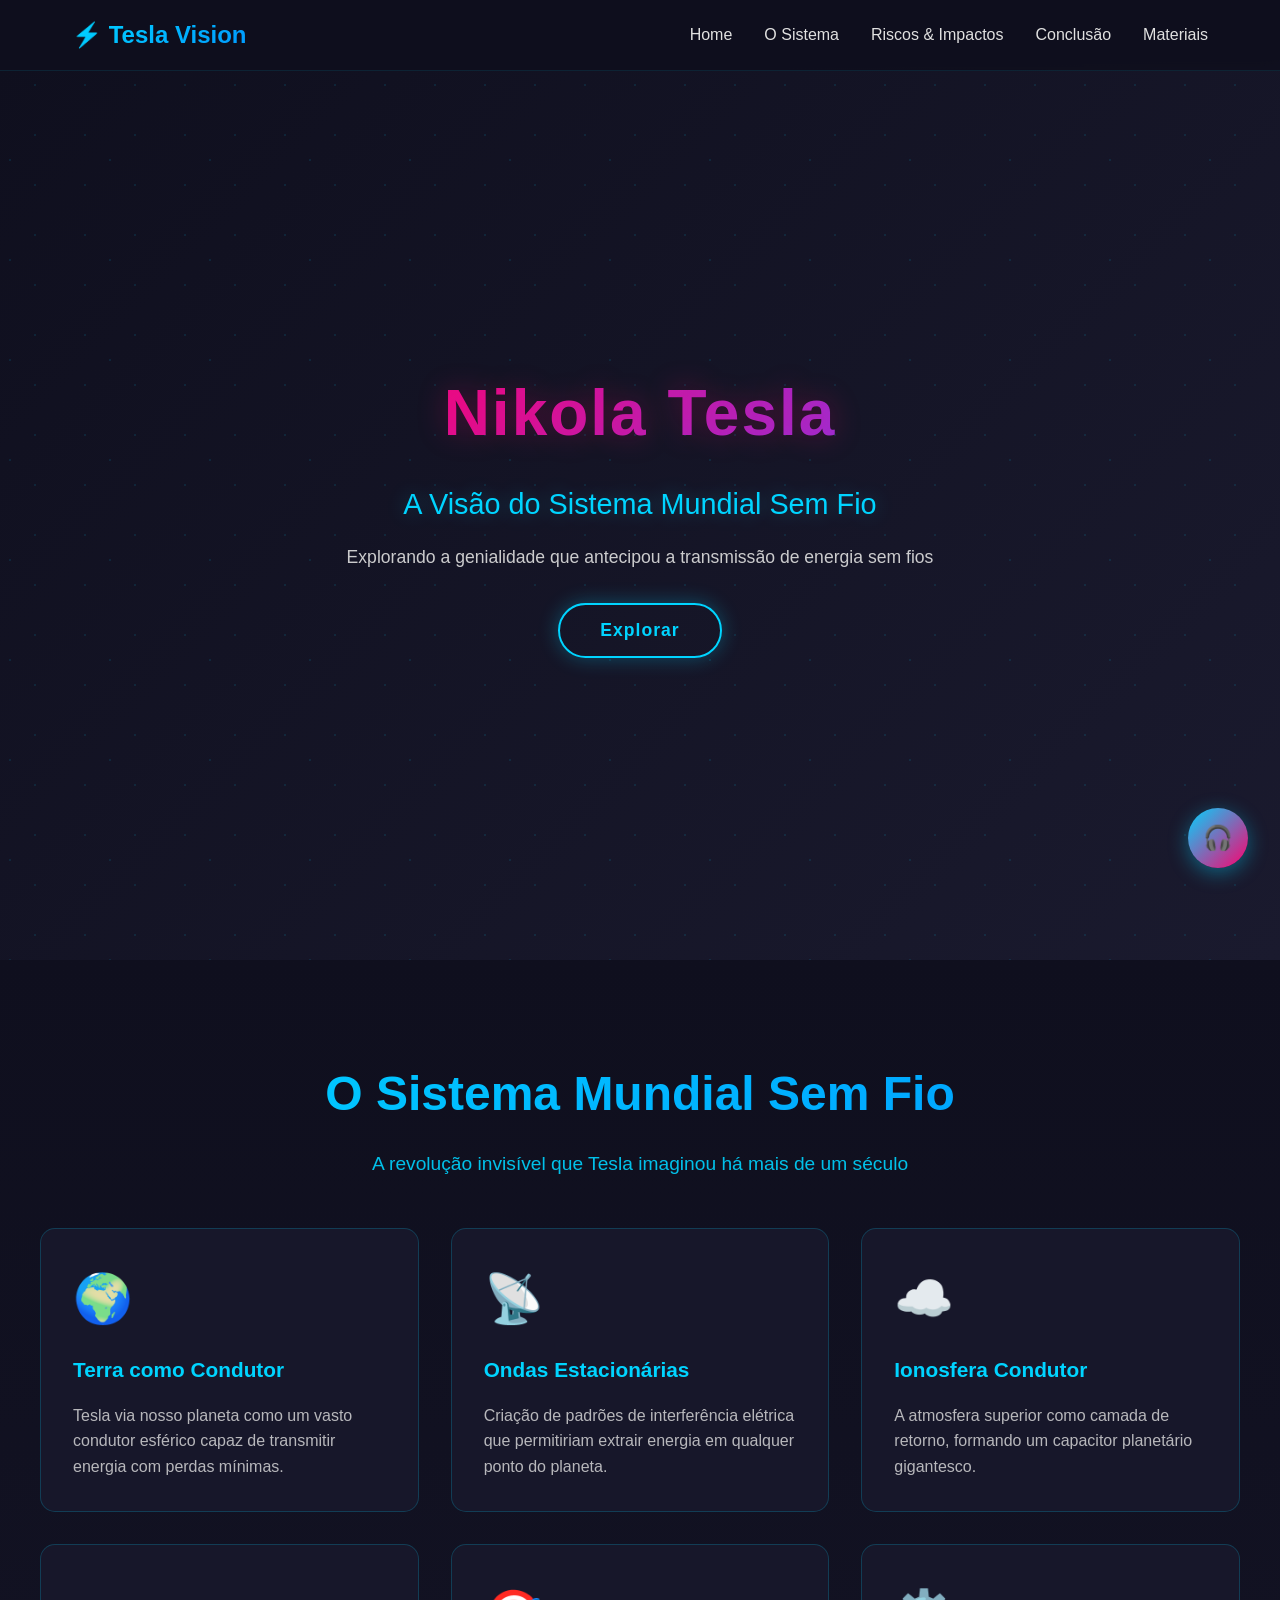
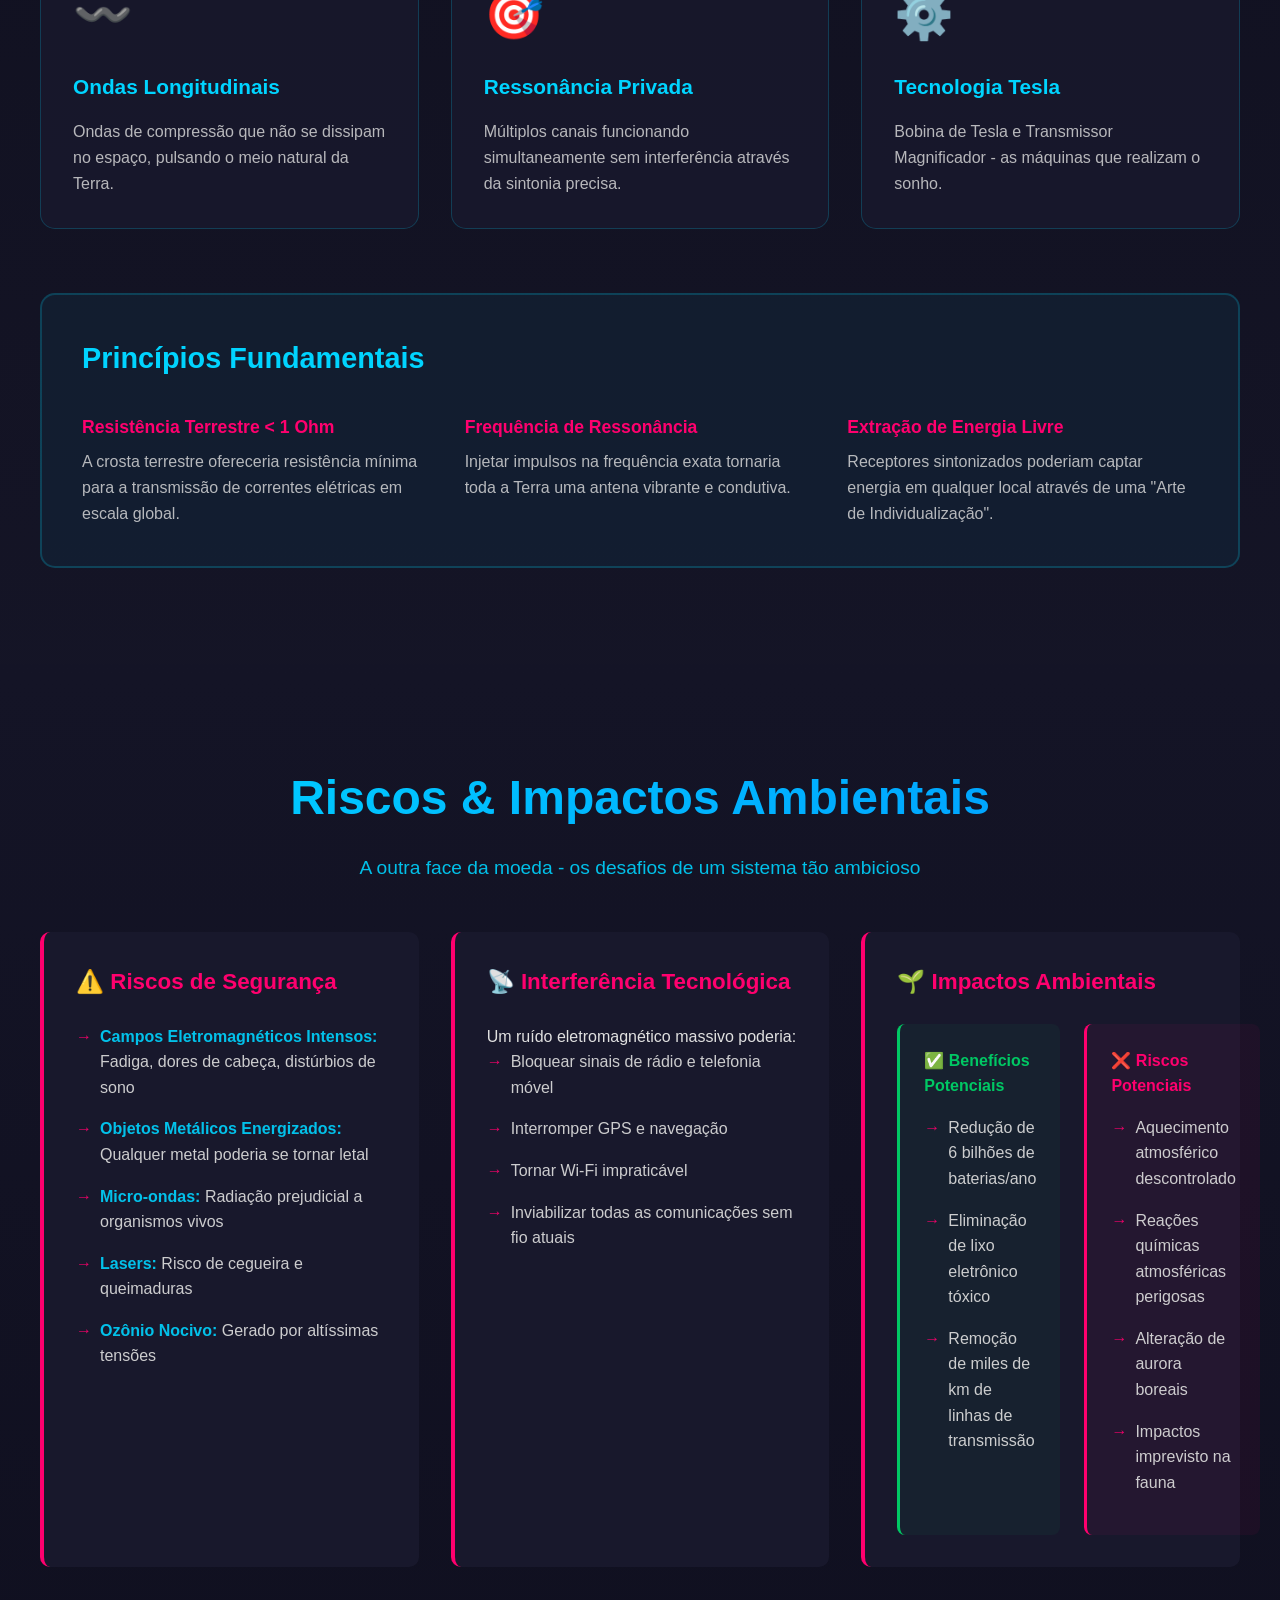
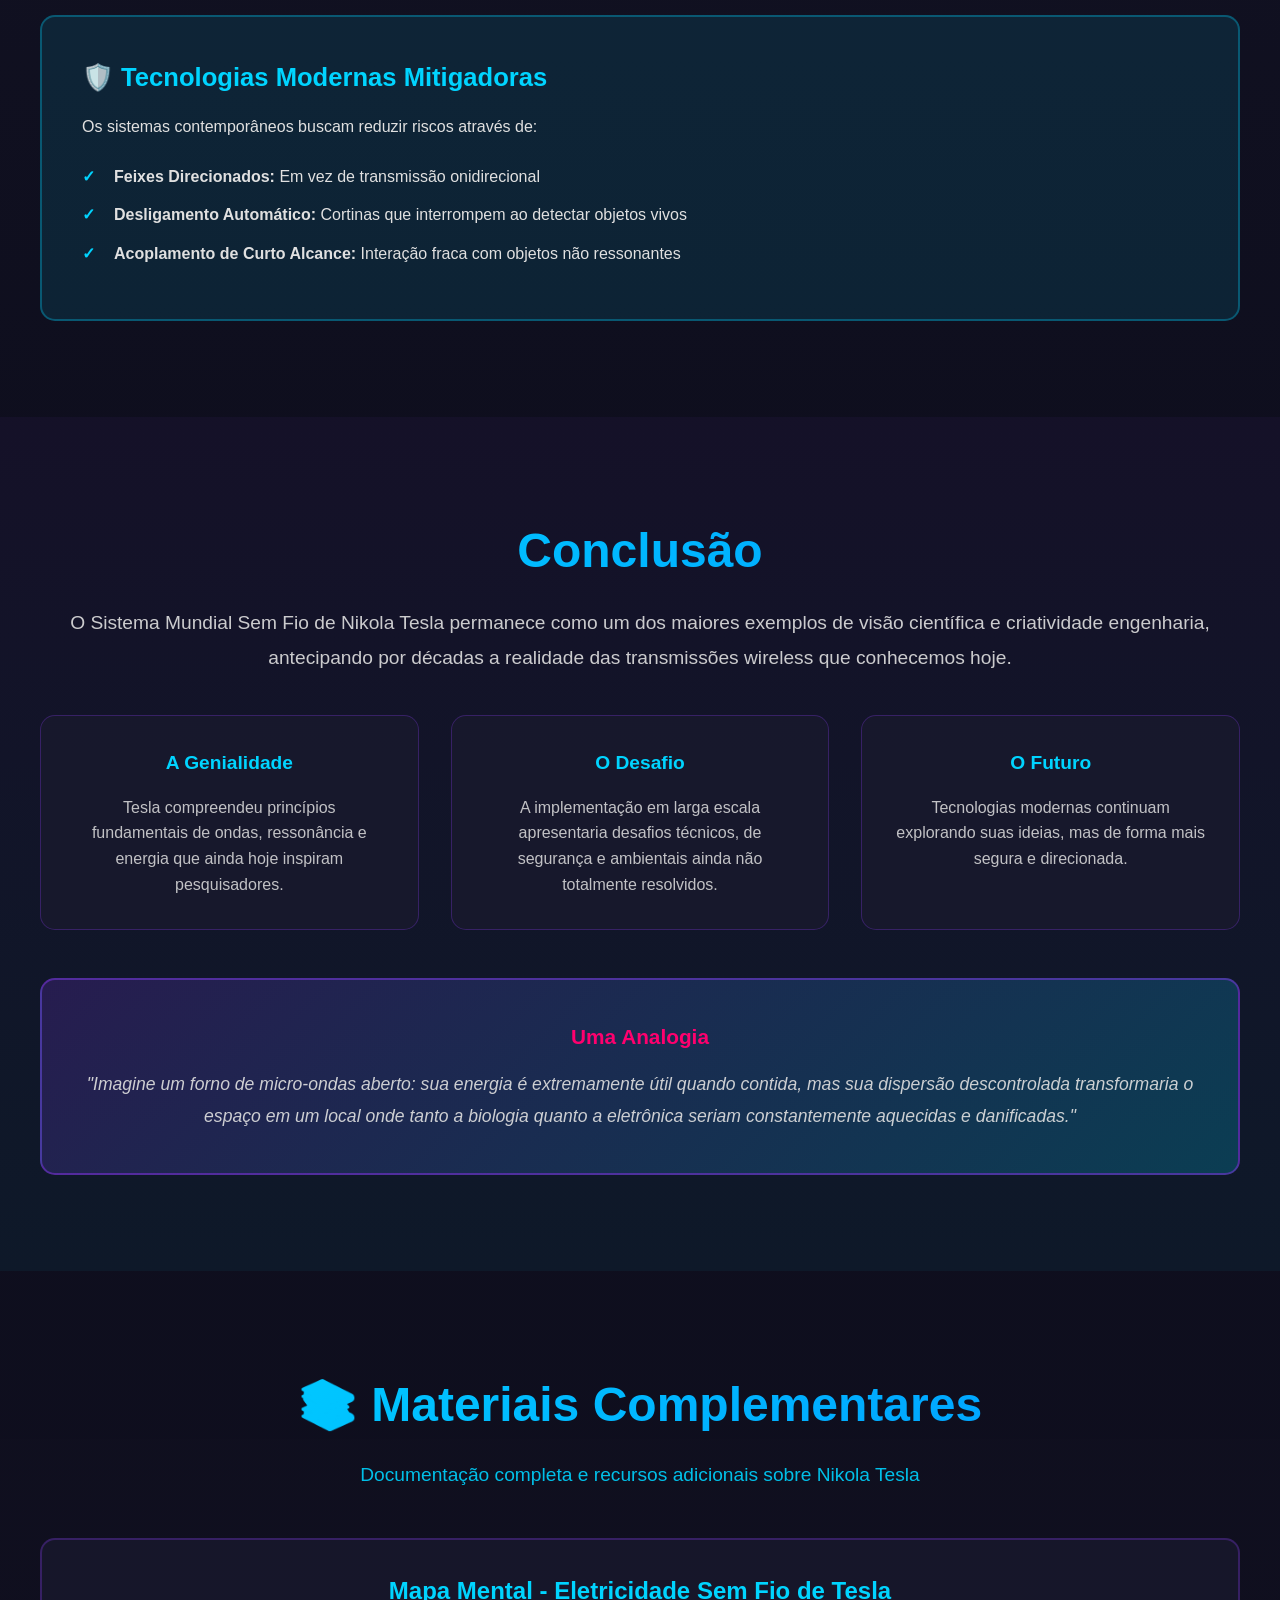
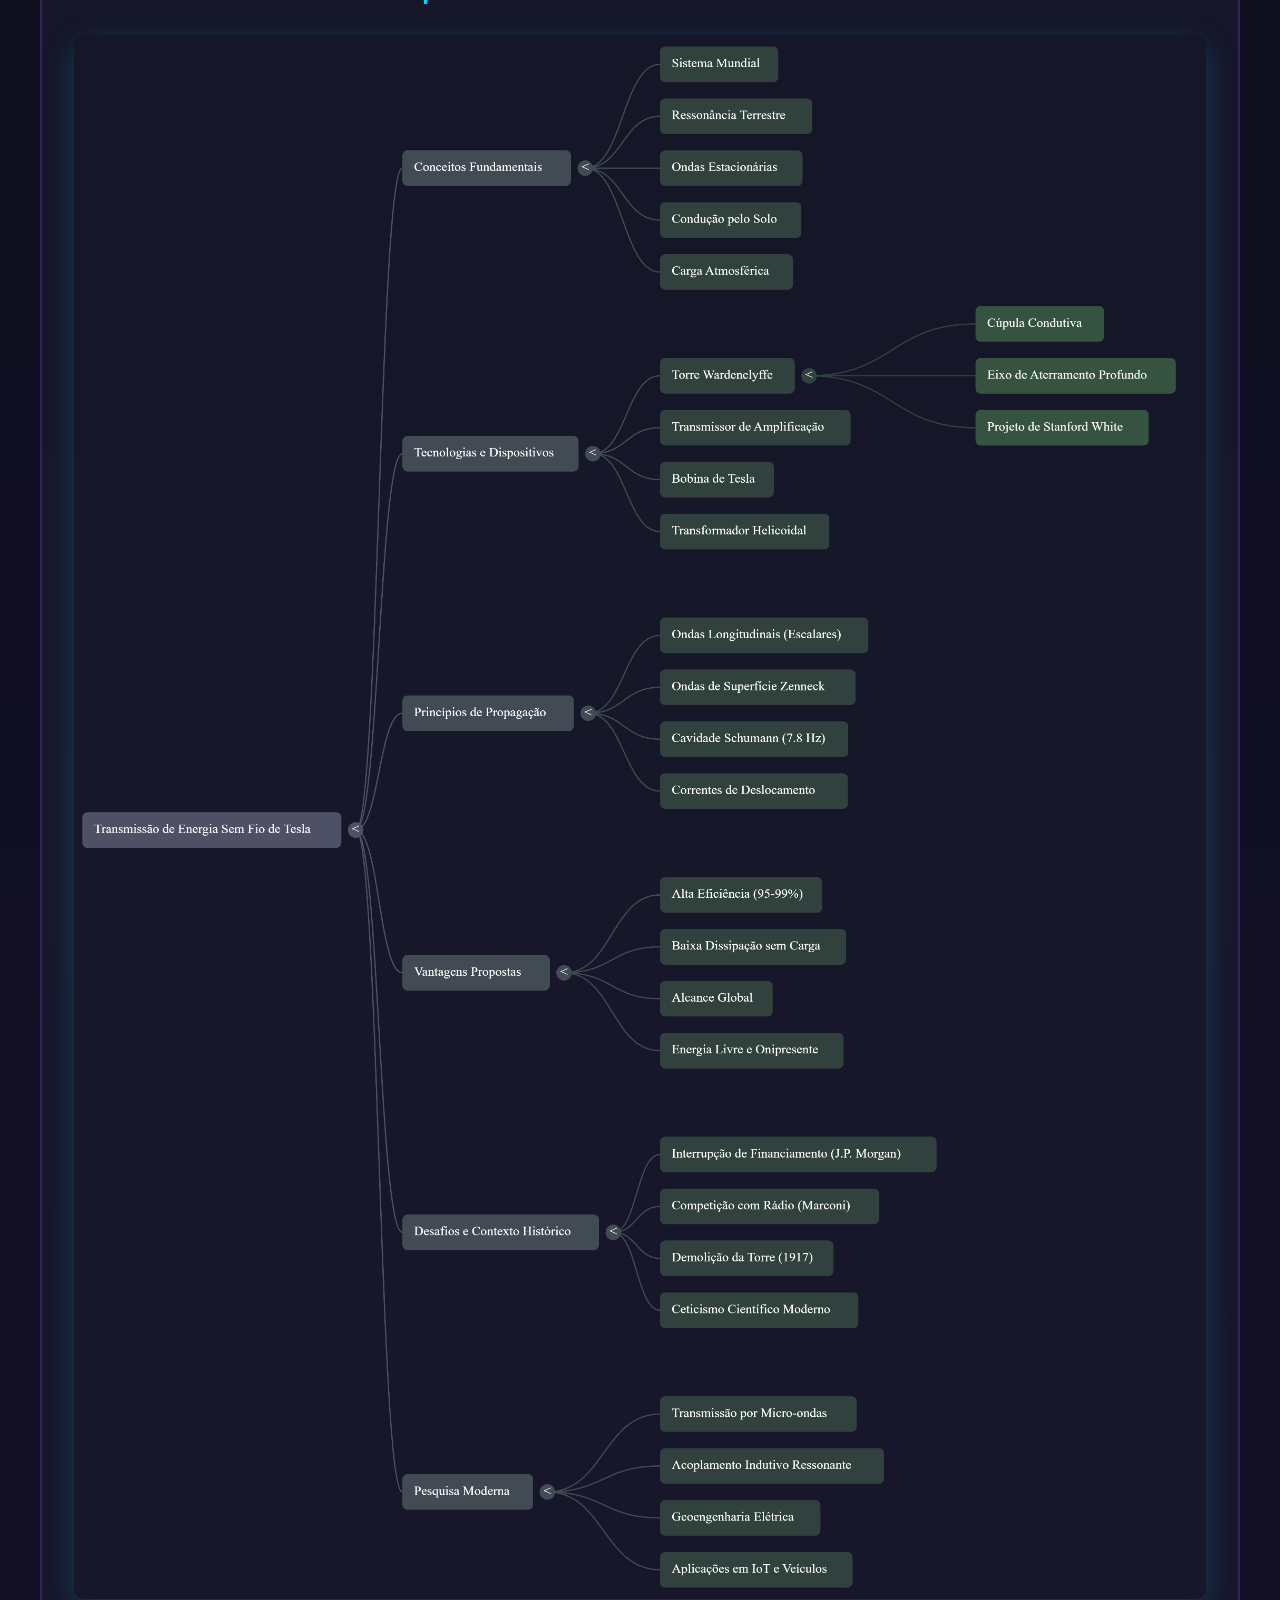
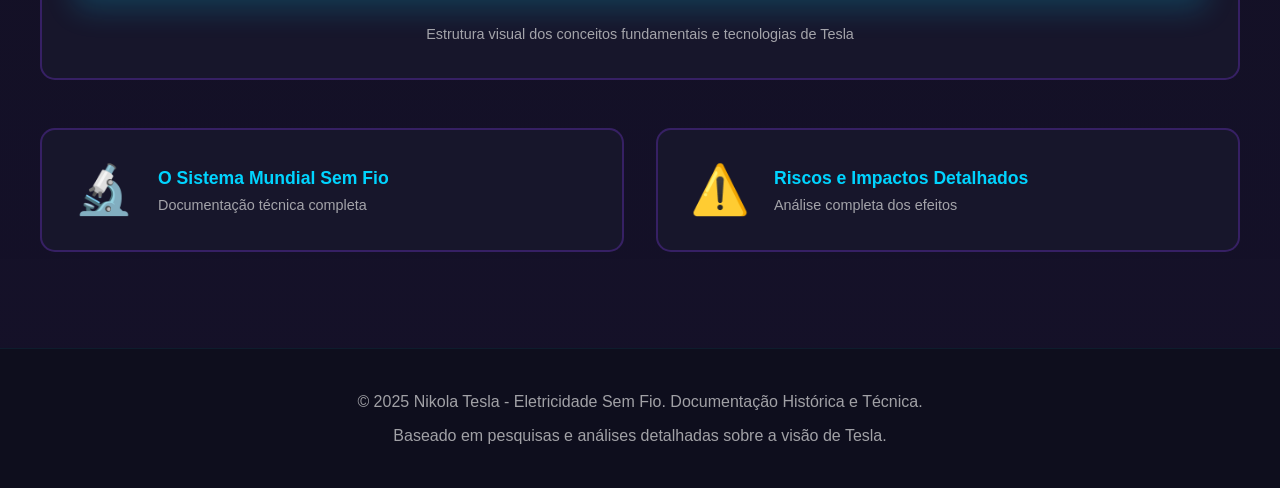
<file: index.html>
<!DOCTYPE html>
<html lang="pt-BR">
<head>
    <meta charset="UTF-8">
    <meta name="viewport" content="width=device-width, initial-scale=1.0">
    <title>Nikola Tesla - Eletricidade Sem Fio</title>
    <link rel="stylesheet" href="styles.css">
</head>
<body>
    <!-- Navegação -->
    <nav class="navbar">
        <div class="navbar-container">
            <div class="logo">⚡ Tesla Vision</div>
            <ul class="nav-menu">
                <li><a href="#home" class="nav-link">Home</a></li>
                <li><a href="#sistema" class="nav-link">O Sistema</a></li>
                <li><a href="#riscos" class="nav-link">Riscos & Impactos</a></li>
                <li><a href="#conclusao" class="nav-link">Conclusão</a></li>
                <li><a href="#materiais" class="nav-link">Materiais</a></li>
            </ul>
        </div>
    </nav>

    <!-- Hero Section -->
    <section id="home" class="hero">
        <div class="particles" id="particles"></div>
        <div class="hero-content">
            <h1 class="hero-title">Nikola Tesla</h1>
            <p class="hero-subtitle">A Visão do Sistema Mundial Sem Fio</p>
            <p class="hero-description">Explorando a genialidade que antecipou a transmissão de energia sem fios</p>
            <button class="cta-button" onclick="document.getElementById('sistema').scrollIntoView({behavior: 'smooth'})">
                Explorar
            </button>
        </div>
    </section>

    <!-- Seção Principal - O Sistema -->
    <section id="sistema" class="section sistema-section">
        <div class="container">
            <h2 class="section-title">O Sistema Mundial Sem Fio</h2>
            <p class="section-intro">A revolução invisível que Tesla imaginou há mais de um século</p>
            
            <div class="cards-grid">
                <div class="card">
                    <div class="card-icon">🌍</div>
                    <h3>Terra como Condutor</h3>
                    <p>Tesla via nosso planeta como um vasto condutor esférico capaz de transmitir energia com perdas mínimas.</p>
                </div>
                <div class="card">
                    <div class="card-icon">📡</div>
                    <h3>Ondas Estacionárias</h3>
                    <p>Criação de padrões de interferência elétrica que permitiriam extrair energia em qualquer ponto do planeta.</p>
                </div>
                <div class="card">
                    <div class="card-icon">☁️</div>
                    <h3>Ionosfera Condutor</h3>
                    <p>A atmosfera superior como camada de retorno, formando um capacitor planetário gigantesco.</p>
                </div>
                <div class="card">
                    <div class="card-icon">〰️</div>
                    <h3>Ondas Longitudinais</h3>
                    <p>Ondas de compressão que não se dissipam no espaço, pulsando o meio natural da Terra.</p>
                </div>
                <div class="card">
                    <div class="card-icon">🎯</div>
                    <h3>Ressonância Privada</h3>
                    <p>Múltiplos canais funcionando simultaneamente sem interferência através da sintonia precisa.</p>
                </div>
                <div class="card">
                    <div class="card-icon">⚙️</div>
                    <h3>Tecnologia Tesla</h3>
                    <p>Bobina de Tesla e Transmissor Magnificador - as máquinas que realizam o sonho.</p>
                </div>
            </div>

            <div class="sistema-detail">
                <h3>Princípios Fundamentais</h3>
                <div class="detail-content">
                    <div class="detail-item">
                        <h4>Resistência Terrestre &lt; 1 Ohm</h4>
                        <p>A crosta terrestre ofereceria resistência mínima para a transmissão de correntes elétricas em escala global.</p>
                    </div>
                    <div class="detail-item">
                        <h4>Frequência de Ressonância</h4>
                        <p>Injetar impulsos na frequência exata tornaria toda a Terra uma antena vibrante e condutiva.</p>
                    </div>
                    <div class="detail-item">
                        <h4>Extração de Energia Livre</h4>
                        <p>Receptores sintonizados poderiam captar energia em qualquer local através de uma "Arte de Individualização".</p>
                    </div>
                </div>
            </div>
        </div>
    </section>

    <!-- Seção Riscos e Impactos -->
    <section id="riscos" class="section riscos-section">
        <div class="container">
            <h2 class="section-title">Riscos & Impactos Ambientais</h2>
            <p class="section-intro">A outra face da moeda - os desafios de um sistema tão ambicioso</p>

            <div class="risks-container">
                <div class="risk-category">
                    <h3>⚠️ Riscos de Segurança</h3>
                    <ul class="risk-list">
                        <li><strong>Campos Eletromagnéticos Intensos:</strong> Fadiga, dores de cabeça, distúrbios de sono</li>
                        <li><strong>Objetos Metálicos Energizados:</strong> Qualquer metal poderia se tornar letal</li>
                        <li><strong>Micro-ondas:</strong> Radiação prejudicial a organismos vivos</li>
                        <li><strong>Lasers:</strong> Risco de cegueira e queimaduras</li>
                        <li><strong>Ozônio Nocivo:</strong> Gerado por altíssimas tensões</li>
                    </ul>
                </div>

                <div class="risk-category">
                    <h3>📡 Interferência Tecnológica</h3>
                    <p>Um ruído eletromagnético massivo poderia:</p>
                    <ul class="risk-list">
                        <li>Bloquear sinais de rádio e telefonia móvel</li>
                        <li>Interromper GPS e navegação</li>
                        <li>Tornar Wi-Fi impraticável</li>
                        <li>Inviabilizar todas as comunicações sem fio atuais</li>
                    </ul>
                </div>

                <div class="risk-category">
                    <h3>🌱 Impactos Ambientais</h3>
                    <div class="impact-split">
                        <div class="impact-positive">
                            <h4>✅ Benefícios Potenciais</h4>
                            <ul class="risk-list">
                                <li>Redução de 6 bilhões de baterias/ano</li>
                                <li>Eliminação de lixo eletrônico tóxico</li>
                                <li>Remoção de miles de km de linhas de transmissão</li>
                            </ul>
                        </div>
                        <div class="impact-negative">
                            <h4>❌ Riscos Potenciais</h4>
                            <ul class="risk-list">
                                <li>Aquecimento atmosférico descontrolado</li>
                                <li>Reações químicas atmosféricas perigosas</li>
                                <li>Alteração de aurora boreais</li>
                                <li>Impactos imprevisto na fauna</li>
                            </ul>
                        </div>
                    </div>
                </div>
            </div>

            <div class="mitigation-box">
                <h3>🛡️ Tecnologias Modernas Mitigadoras</h3>
                <p>Os sistemas contemporâneos buscam reduzir riscos através de:</p>
                <ul>
                    <li><strong>Feixes Direcionados:</strong> Em vez de transmissão onidirecional</li>
                    <li><strong>Desligamento Automático:</strong> Cortinas que interrompem ao detectar objetos vivos</li>
                    <li><strong>Acoplamento de Curto Alcance:</strong> Interação fraca com objetos não ressonantes</li>
                </ul>
            </div>
        </div>
    </section>

    <!-- Seção Conclusão -->
    <section id="conclusao" class="section conclusao-section">
        <div class="container">
            <h2 class="section-title">Conclusão</h2>
            <div class="conclusao-content">
                <p>O Sistema Mundial Sem Fio de Nikola Tesla permanece como um dos maiores exemplos de visão científica e criatividade engenharia, antecipando por décadas a realidade das transmissões wireless que conhecemos hoje.</p>
                
                <div class="conclusion-boxes">
                    <div class="conclusion-box">
                        <h4>A Genialidade</h4>
                        <p>Tesla compreendeu princípios fundamentais de ondas, ressonância e energia que ainda hoje inspiram pesquisadores.</p>
                    </div>
                    <div class="conclusion-box">
                        <h4>O Desafio</h4>
                        <p>A implementação em larga escala apresentaria desafios técnicos, de segurança e ambientais ainda não totalmente resolvidos.</p>
                    </div>
                    <div class="conclusion-box">
                        <h4>O Futuro</h4>
                        <p>Tecnologias modernas continuam explorando suas ideias, mas de forma mais segura e direcionada.</p>
                    </div>
                </div>

                <div class="analogy">
                    <h4>Uma Analogia</h4>
                    <p><em>"Imagine um forno de micro-ondas aberto: sua energia é extremamente útil quando contida, mas sua dispersão descontrolada transformaria o espaço em um local onde tanto a biologia quanto a eletrônica seriam constantemente aquecidas e danificadas."</em></p>
                </div>
            </div>
        </div>
    </section>

    <!-- Seção Materiais Complementares -->
    <section id="materiais" class="section materiais-section">
        <div class="container">
            <h2 class="section-title">📚 Materiais Complementares</h2>
            <p class="section-intro">Documentação completa e recursos adicionais sobre Nikola Tesla</p>

            <!-- Mind Map -->
            <div class="mindmap-container">
                <h3>Mapa Mental - Eletricidade Sem Fio de Tesla</h3>
                <img src="Fontes/NotebookLM Mind Map.png" alt="Mind Map - Eletricidade Sem Fio de Tesla" class="mindmap-image">
                <p class="mindmap-caption">Estrutura visual dos conceitos fundamentais e tecnologias de Tesla</p>
            </div>

            <!-- Botões para Arquivos Originais -->
            <div class="materials-buttons">
                <button class="material-btn" onclick="openDocumentModal('sistema')">
                    <span class="material-icon">🔬</span>
                    <span class="material-text">
                        <strong>O Sistema Mundial Sem Fio</strong>
                        <small>Documentação técnica completa</small>
                    </span>
                </button>

                <button class="material-btn" onclick="openDocumentModal('riscos')">
                    <span class="material-icon">⚠️</span>
                    <span class="material-text">
                        <strong>Riscos e Impactos Detalhados</strong>
                        <small>Análise completa dos efeitos</small>
                    </span>
                </button>
            </div>
        </div>
    </section>

    <!-- Modal para Sistema -->
    <div id="sistemaModal" class="document-modal">
        <div class="document-modal-content">
            <button class="modal-close" onclick="closeDocumentModal()">&times;</button>
            <div class="document-body" id="sistemaContent">
                <!-- Conteúdo carregado dinamicamente -->
            </div>
        </div>
    </div>

    <!-- Modal para Riscos -->
    <div id="riscosModal" class="document-modal">
        <div class="document-modal-content">
            <button class="modal-close" onclick="closeDocumentModal()">&times;</button>
            <div class="document-body" id="riscosContent">
                <!-- Conteúdo carregado dinamicamente -->
            </div>
        </div>
    </div>

    <!-- Mini Player de Áudio Fixo -->
    <div id="miniAudioPlayer" class="mini-audio-player">
        <button id="toggleAudioMenu" class="audio-toggle-btn" title="Abrir menu de áudios">🎧</button>
        
        <div id="audioMenu" class="audio-menu">
            <div class="audio-menu-header">
                <span>Áudios</span>
                <button class="audio-menu-close" title="Fechar menu">×</button>
            </div>
            
            <div class="audio-menu-list">
                <button class="audio-menu-item" data-audio="Tesla_Energia_Livre__O_Mito_e_o_Dinheiro.m4a" data-title="Energia Livre: O Mito e o Dinheiro">
                    <span class="audio-menu-icon">🎵</span>
                    <span class="audio-menu-text">Energia Livre</span>
                </button>
                
                <button class="audio-menu-item" data-audio="O_Mundo_Sem_Fio_de_Tesla.mp4" data-title="O Mundo Sem Fio de Tesla">
                    <span class="audio-menu-icon">🎙️</span>
                    <span class="audio-menu-text">Mundo Sem Fio</span>
                </button>
            </div>
        </div>
        
        <!-- Player Compacto -->
        <div id="audioPlayerCompact" class="audio-player-compact">
            <button class="player-close-compact" title="Fechar player">✕</button>
            <div class="player-info">
                <div class="player-title" id="playerTitle">🎧 Reproduzindo...</div>
            </div>
            <audio id="audioElement" controls style="width: 100%; height: 30px;"></audio>
        </div>
    </div>

    <!-- Footer -->
    <footer class="footer">
        <div class="footer-content">
            <p>&copy; 2025 Nikola Tesla - Eletricidade Sem Fio. Documentação Histórica e Técnica.</p>
            <p>Baseado em pesquisas e análises detalhadas sobre a visão de Tesla.</p>
        </div>
    </footer>


    <script src="script.js"></script>
</body>
</html>
</file>
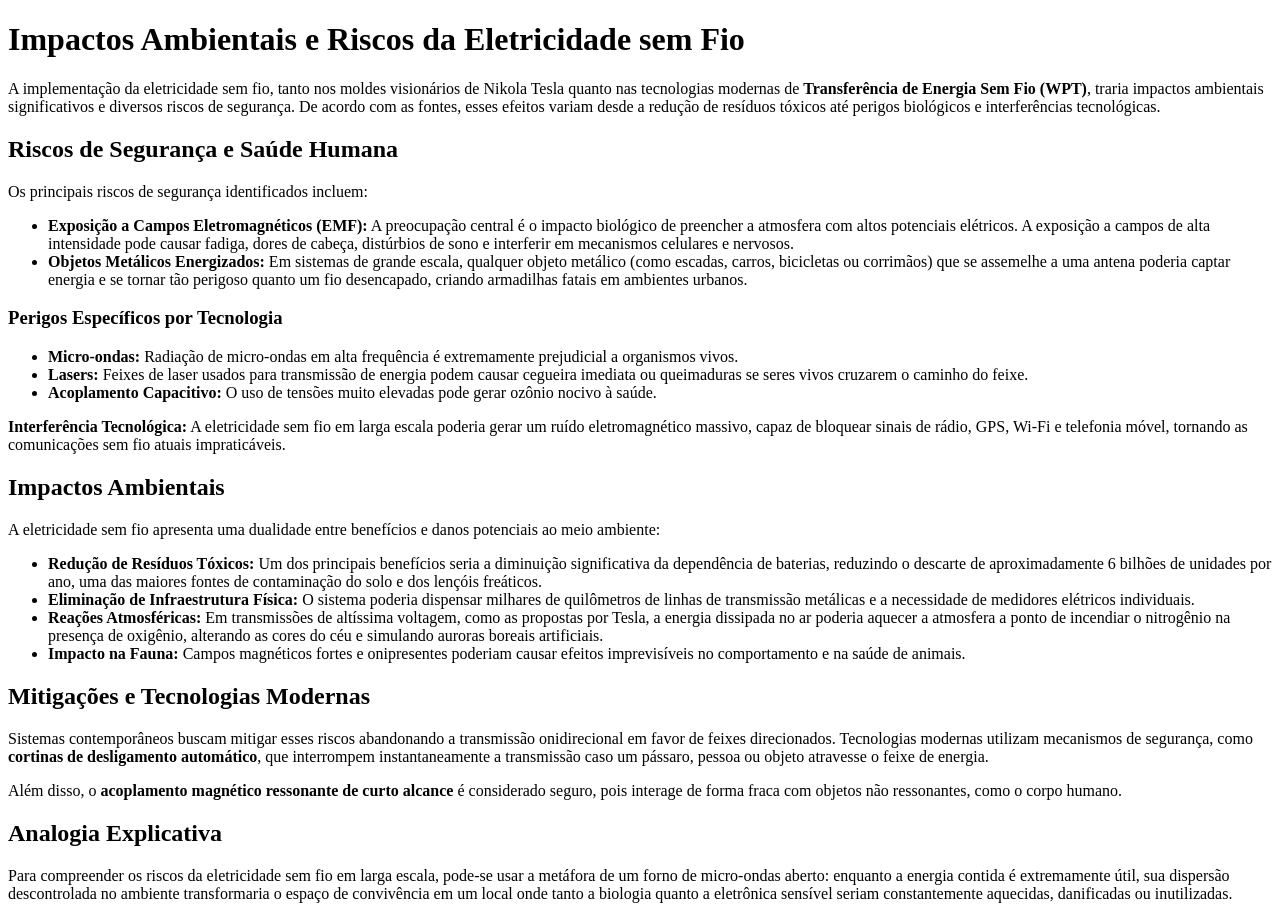
<file: Eletricidade Sem Fio Riscos e Impactos.html>
<!DOCTYPE html>
<html lang="pt-BR">
<head>
  <meta charset="UTF-8">
  <title>Impactos da Eletricidade sem Fio</title>
  <meta name="viewport" content="width=device-width, initial-scale=1.0">
</head>
<body>

  <h1>Impactos Ambientais e Riscos da Eletricidade sem Fio</h1>

  <p>
    A implementação da eletricidade sem fio, tanto nos moldes visionários de
    Nikola Tesla quanto nas tecnologias modernas de
    <strong>Transferência de Energia Sem Fio (WPT)</strong>,
    traria impactos ambientais significativos e diversos riscos de segurança.
    De acordo com as fontes, esses efeitos variam desde a redução de resíduos
    tóxicos até perigos biológicos e interferências tecnológicas.
  </p>

  <h2>Riscos de Segurança e Saúde Humana</h2>

  <p>
    Os principais riscos de segurança identificados incluem:
  </p>

  <ul>
    <li>
      <strong>Exposição a Campos Eletromagnéticos (EMF):</strong>
      A preocupação central é o impacto biológico de preencher a atmosfera com
      altos potenciais elétricos. A exposição a campos de alta intensidade pode
      causar fadiga, dores de cabeça, distúrbios de sono e interferir em
      mecanismos celulares e nervosos.
    </li>

    <li>
      <strong>Objetos Metálicos Energizados:</strong>
      Em sistemas de grande escala, qualquer objeto metálico (como escadas,
      carros, bicicletas ou corrimãos) que se assemelhe a uma antena poderia
      captar energia e se tornar tão perigoso quanto um fio desencapado,
      criando armadilhas fatais em ambientes urbanos.
    </li>
  </ul>

  <h3>Perigos Específicos por Tecnologia</h3>

  <ul>
    <li>
      <strong>Micro-ondas:</strong>
      Radiação de micro-ondas em alta frequência é extremamente prejudicial a
      organismos vivos.
    </li>

    <li>
      <strong>Lasers:</strong>
      Feixes de laser usados para transmissão de energia podem causar cegueira
      imediata ou queimaduras se seres vivos cruzarem o caminho do feixe.
    </li>

    <li>
      <strong>Acoplamento Capacitivo:</strong>
      O uso de tensões muito elevadas pode gerar ozônio nocivo à saúde.
    </li>
  </ul>

  <p>
    <strong>Interferência Tecnológica:</strong>
    A eletricidade sem fio em larga escala poderia gerar um ruído eletromagnético
    massivo, capaz de bloquear sinais de rádio, GPS, Wi-Fi e telefonia móvel,
    tornando as comunicações sem fio atuais impraticáveis.
  </p>

  <h2>Impactos Ambientais</h2>

  <p>
    A eletricidade sem fio apresenta uma dualidade entre benefícios e danos
    potenciais ao meio ambiente:
  </p>

  <ul>
    <li>
      <strong>Redução de Resíduos Tóxicos:</strong>
      Um dos principais benefícios seria a diminuição significativa da
      dependência de baterias, reduzindo o descarte de aproximadamente
      6 bilhões de unidades por ano, uma das maiores fontes de contaminação
      do solo e dos lençóis freáticos.
    </li>

    <li>
      <strong>Eliminação de Infraestrutura Física:</strong>
      O sistema poderia dispensar milhares de quilômetros de linhas de
      transmissão metálicas e a necessidade de medidores elétricos
      individuais.
    </li>

    <li>
      <strong>Reações Atmosféricas:</strong>
      Em transmissões de altíssima voltagem, como as propostas por Tesla,
      a energia dissipada no ar poderia aquecer a atmosfera a ponto de
      incendiar o nitrogênio na presença de oxigênio, alterando as cores
      do céu e simulando auroras boreais artificiais.
    </li>

    <li>
      <strong>Impacto na Fauna:</strong>
      Campos magnéticos fortes e onipresentes poderiam causar efeitos
      imprevisíveis no comportamento e na saúde de animais.
    </li>
  </ul>

  <h2>Mitigações e Tecnologias Modernas</h2>

  <p>
    Sistemas contemporâneos buscam mitigar esses riscos abandonando a
    transmissão onidirecional em favor de feixes direcionados.
    Tecnologias modernas utilizam mecanismos de segurança, como
    <strong>cortinas de desligamento automático</strong>, que interrompem
    instantaneamente a transmissão caso um pássaro, pessoa ou objeto
    atravesse o feixe de energia.
  </p>

  <p>
    Além disso, o <strong>acoplamento magnético ressonante de curto alcance</strong>
    é considerado seguro, pois interage de forma fraca com objetos não
    ressonantes, como o corpo humano.
  </p>

  <h2>Analogia Explicativa</h2>

  <p>
    Para compreender os riscos da eletricidade sem fio em larga escala,
    pode-se usar a metáfora de um forno de micro-ondas aberto:
    enquanto a energia contida é extremamente útil, sua dispersão
    descontrolada no ambiente transformaria o espaço de convivência em
    um local onde tanto a biologia quanto a eletrônica sensível seriam
    constantemente aquecidas, danificadas ou inutilizadas.
  </p>

</body>
</html>
</file>
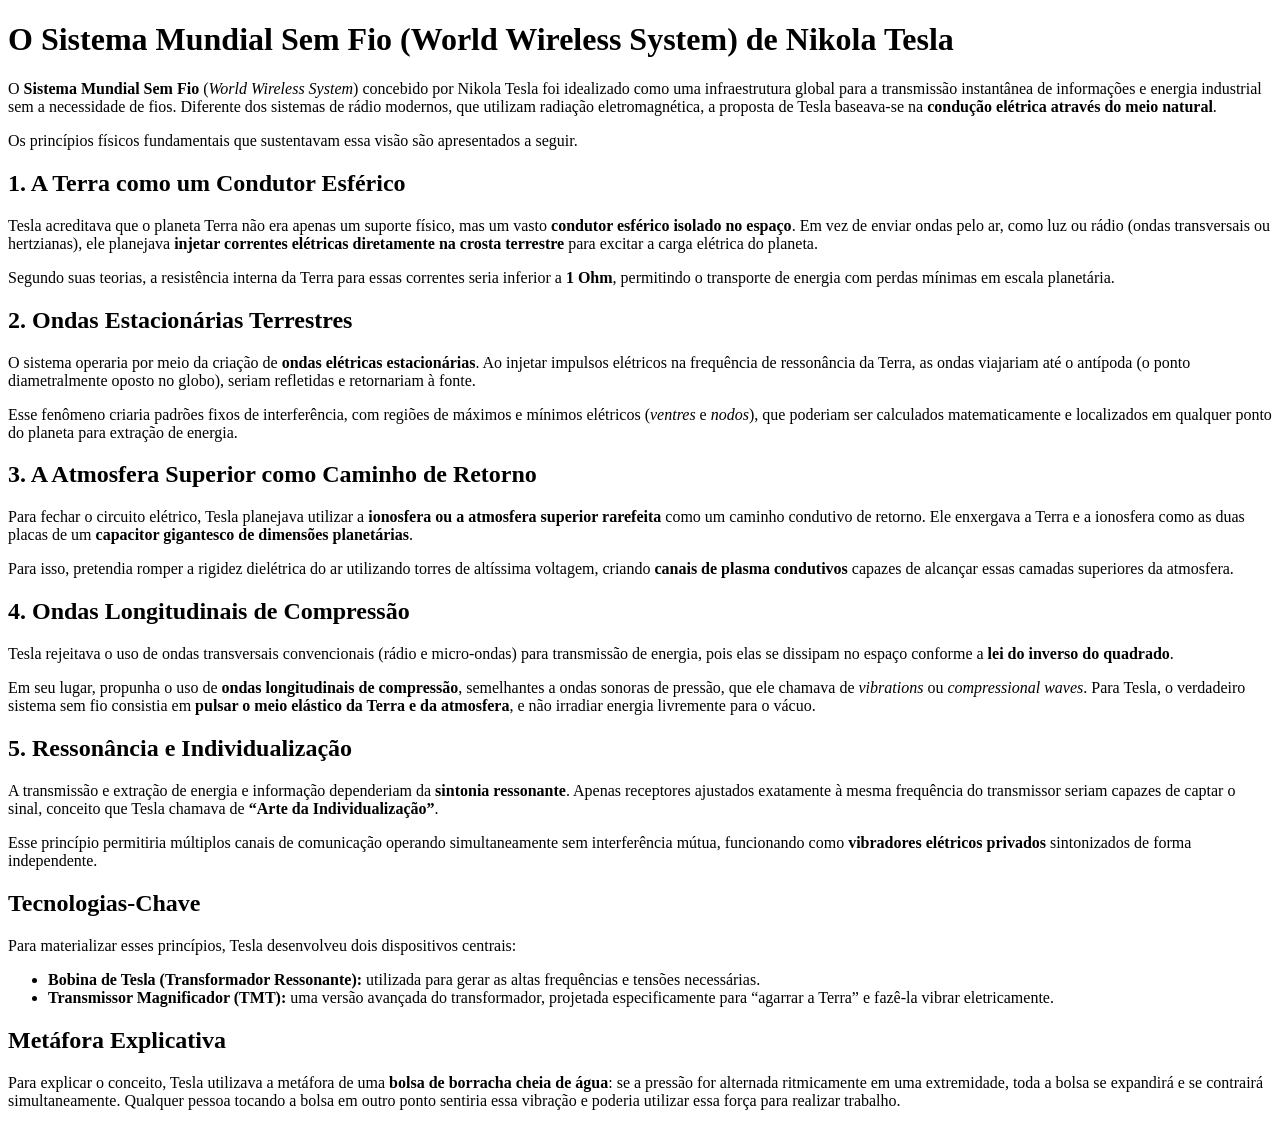
<file: O Sistema Mundial Sem Fio de Nikola Tesla.html>
<!DOCTYPE html>
<html lang="pt-BR">
<head>
  <meta charset="UTF-8">
  <title>Sistema Mundial Sem Fio de Nikola Tesla</title>
  <meta name="viewport" content="width=device-width, initial-scale=1.0">
</head>
<body>

  <h1>O Sistema Mundial Sem Fio (World Wireless System) de Nikola Tesla</h1>

  <p>
    O <strong>Sistema Mundial Sem Fio</strong> (<em>World Wireless System</em>)
    concebido por Nikola Tesla foi idealizado como uma infraestrutura global
    para a transmissão instantânea de informações e energia industrial
    sem a necessidade de fios. Diferente dos sistemas de rádio modernos,
    que utilizam radiação eletromagnética, a proposta de Tesla baseava-se
    na <strong>condução elétrica através do meio natural</strong>.
  </p>

  <p>
    Os princípios físicos fundamentais que sustentavam essa visão são
    apresentados a seguir.
  </p>

  <h2>1. A Terra como um Condutor Esférico</h2>

  <p>
    Tesla acreditava que o planeta Terra não era apenas um suporte físico,
    mas um vasto <strong>condutor esférico isolado no espaço</strong>.
    Em vez de enviar ondas pelo ar, como luz ou rádio
    (ondas transversais ou hertzianas), ele planejava
    <strong>injetar correntes elétricas diretamente na crosta terrestre</strong>
    para excitar a carga elétrica do planeta.
  </p>

  <p>
    Segundo suas teorias, a resistência interna da Terra para essas correntes
    seria inferior a <strong>1 Ohm</strong>, permitindo o transporte de energia
    com perdas mínimas em escala planetária.
  </p>

  <h2>2. Ondas Estacionárias Terrestres</h2>

  <p>
    O sistema operaria por meio da criação de
    <strong>ondas elétricas estacionárias</strong>.
    Ao injetar impulsos elétricos na frequência de ressonância da Terra,
    as ondas viajariam até o antípoda (o ponto diametralmente oposto no globo),
    seriam refletidas e retornariam à fonte.
  </p>

  <p>
    Esse fenômeno criaria padrões fixos de interferência,
    com regiões de máximos e mínimos elétricos
    (<em>ventres</em> e <em>nodos</em>),
    que poderiam ser calculados matematicamente e localizados
    em qualquer ponto do planeta para extração de energia.
  </p>

  <h2>3. A Atmosfera Superior como Caminho de Retorno</h2>

  <p>
    Para fechar o circuito elétrico, Tesla planejava utilizar a
    <strong>ionosfera ou a atmosfera superior rarefeita</strong>
    como um caminho condutivo de retorno.
    Ele enxergava a Terra e a ionosfera como as duas placas de um
    <strong>capacitor gigantesco de dimensões planetárias</strong>.
  </p>

  <p>
    Para isso, pretendia romper a rigidez dielétrica do ar utilizando
    torres de altíssima voltagem, criando
    <strong>canais de plasma condutivos</strong>
    capazes de alcançar essas camadas superiores da atmosfera.
  </p>

  <h2>4. Ondas Longitudinais de Compressão</h2>

  <p>
    Tesla rejeitava o uso de ondas transversais convencionais
    (rádio e micro-ondas) para transmissão de energia,
    pois elas se dissipam no espaço conforme a
    <strong>lei do inverso do quadrado</strong>.
  </p>

  <p>
    Em seu lugar, propunha o uso de
    <strong>ondas longitudinais de compressão</strong>,
    semelhantes a ondas sonoras de pressão,
    que ele chamava de <em>vibrations</em> ou
    <em>compressional waves</em>.
    Para Tesla, o verdadeiro sistema sem fio consistia em
    <strong>pulsar o meio elástico da Terra e da atmosfera</strong>,
    e não irradiar energia livremente para o vácuo.
  </p>

  <h2>5. Ressonância e Individualização</h2>

  <p>
    A transmissão e extração de energia e informação dependeriam
    da <strong>sintonia ressonante</strong>.
    Apenas receptores ajustados exatamente à mesma frequência
    do transmissor seriam capazes de captar o sinal,
    conceito que Tesla chamava de
    <strong>“Arte da Individualização”</strong>.
  </p>

  <p>
    Esse princípio permitiria múltiplos canais de comunicação
    operando simultaneamente sem interferência mútua,
    funcionando como <strong>vibradores elétricos privados</strong>
    sintonizados de forma independente.
  </p>

  <h2>Tecnologias-Chave</h2>

  <p>
    Para materializar esses princípios, Tesla desenvolveu
    dois dispositivos centrais:
  </p>

  <ul>
    <li>
      <strong>Bobina de Tesla (Transformador Ressonante):</strong>
      utilizada para gerar as altas frequências e tensões necessárias.
    </li>

    <li>
      <strong>Transmissor Magnificador (TMT):</strong>
      uma versão avançada do transformador, projetada especificamente
      para “agarrar a Terra” e fazê-la vibrar eletricamente.
    </li>
  </ul>

  <h2>Metáfora Explicativa</h2>

  <p>
    Para explicar o conceito, Tesla utilizava a metáfora de
    uma <strong>bolsa de borracha cheia de água</strong>:
    se a pressão for alternada ritmicamente em uma extremidade,
    toda a bolsa se expandirá e se contrairá simultaneamente.
    Qualquer pessoa tocando a bolsa em outro ponto sentiria
    essa vibração e poderia utilizar essa força para realizar trabalho.
  </p>

</body>
</html>
</file>
<file: styles.css>
* {
    margin: 0;
    padding: 0;
    box-sizing: border-box;
}

:root {
    --primary-color: #0f0f1e;
    --secondary-color: #1a1a2e;
    --accent-color: #00d4ff;
    --accent-secondary: #ff006e;
    --text-light: #e0e0e0;
    --text-dark: #1a1a2e;
    --gradient-1: linear-gradient(135deg, #667eea 0%, #764ba2 100%);
    --gradient-2: linear-gradient(135deg, #00d4ff 0%, #0099ff 100%);
    --gradient-accent: linear-gradient(135deg, #ff006e 0%, #8338ec 100%);
}

html {
    scroll-behavior: smooth;
}

body {
    font-family: 'Segoe UI', Tahoma, Geneva, Verdana, sans-serif;
    background-color: var(--primary-color);
    color: var(--text-light);
    line-height: 1.6;
    overflow-x: hidden;
}

/* Navegação */
.navbar {
    position: fixed;
    top: 0;
    width: 100%;
    background: rgba(15, 15, 30, 0.95);
    backdrop-filter: blur(10px);
    border-bottom: 1px solid rgba(0, 212, 255, 0.1);
    z-index: 1000;
    padding: 1rem 0;
}

.navbar-container {
    max-width: 1200px;
    margin: 0 auto;
    padding: 0 2rem;
    display: flex;
    justify-content: space-between;
    align-items: center;
}

.logo {
    font-size: 1.5rem;
    font-weight: bold;
    background: var(--gradient-2);
    -webkit-background-clip: text;
    -webkit-text-fill-color: transparent;
    background-clip: text;
}

.nav-menu {
    display: flex;
    list-style: none;
    gap: 2rem;
}

.nav-link {
    color: var(--text-light);
    text-decoration: none;
    transition: color 0.3s ease;
    font-weight: 500;
}

.nav-link:hover {
    color: var(--accent-color);
    text-shadow: 0 0 10px rgba(0, 212, 255, 0.5);
}

/* Hero Section */
.hero {
    height: 100vh;
    display: flex;
    align-items: center;
    justify-content: center;
    background: linear-gradient(135deg, #0f0f1e 0%, #1a1a2e 100%);
    position: relative;
    overflow: hidden;
    margin-top: 60px;
}

.particles {
    position: absolute;
    width: 100%;
    height: 100%;
    overflow: hidden;
}

.particles::before,
.particles::after {
    content: '';
    position: absolute;
    background: radial-gradient(circle, rgba(0, 212, 255, 0.1) 1px, transparent 1px);
    background-size: 50px 50px;
    width: 200%;
    height: 200%;
    animation: float 20s linear infinite;
}

.particles::before {
    animation: float 20s linear infinite;
    top: -50%;
    left: -50%;
}

.particles::after {
    animation: float 30s linear infinite reverse;
    top: -50%;
    left: -50%;
    background-size: 100px 100px;
}

@keyframes float {
    0% {
        transform: translate(0, 0);
    }
    100% {
        transform: translate(50px, 50px);
    }
}

.hero-content {
    position: relative;
    z-index: 2;
    text-align: center;
    max-width: 800px;
    padding: 2rem;
}

.hero-title {
    font-size: 4rem;
    font-weight: 900;
    margin-bottom: 1rem;
    background: var(--gradient-accent);
    -webkit-background-clip: text;
    -webkit-text-fill-color: transparent;
    background-clip: text;
    text-shadow: 0 0 30px rgba(255, 0, 110, 0.3);
    letter-spacing: 2px;
}

.hero-subtitle {
    font-size: 1.8rem;
    color: var(--accent-color);
    margin-bottom: 1rem;
    text-shadow: 0 0 20px rgba(0, 212, 255, 0.3);
}

.hero-description {
    font-size: 1.1rem;
    color: var(--text-light);
    margin-bottom: 2rem;
    opacity: 0.9;
}

.cta-button {
    padding: 15px 40px;
    font-size: 1.1rem;
    border: 2px solid var(--accent-color);
    background: transparent;
    color: var(--accent-color);
    border-radius: 50px;
    cursor: pointer;
    transition: all 0.3s ease;
    font-weight: bold;
    letter-spacing: 1px;
    box-shadow: 0 0 20px rgba(0, 212, 255, 0.3);
}

.cta-button:hover {
    background: var(--accent-color);
    color: var(--primary-color);
    box-shadow: 0 0 30px rgba(0, 212, 255, 0.6);
    transform: translateY(-3px);
}

/* Seções Gerais */
.section {
    padding: 6rem 2rem;
    position: relative;
}

.container {
    max-width: 1200px;
    margin: 0 auto;
}

.section-title {
    font-size: 3rem;
    font-weight: bold;
    text-align: center;
    margin-bottom: 1rem;
    background: var(--gradient-2);
    -webkit-background-clip: text;
    -webkit-text-fill-color: transparent;
    background-clip: text;
}

.section-intro {
    text-align: center;
    font-size: 1.2rem;
    color: var(--accent-color);
    margin-bottom: 3rem;
    opacity: 0.9;
}

/* Seção Sistema */
.sistema-section {
    background: linear-gradient(180deg, rgba(15, 15, 30, 0.5) 0%, rgba(26, 26, 46, 0.5) 100%);
}

.cards-grid {
    display: grid;
    grid-template-columns: repeat(auto-fit, minmax(300px, 1fr));
    gap: 2rem;
    margin-bottom: 4rem;
}

.card {
    background: rgba(26, 26, 46, 0.8);
    border: 1px solid rgba(0, 212, 255, 0.2);
    border-radius: 15px;
    padding: 2rem;
    transition: all 0.3s ease;
    cursor: pointer;
    position: relative;
    overflow: hidden;
}

.card::before {
    content: '';
    position: absolute;
    top: -50%;
    right: -50%;
    width: 100%;
    height: 100%;
    background: radial-gradient(circle, rgba(0, 212, 255, 0.1) 0%, transparent 70%);
    opacity: 0;
    transition: opacity 0.3s ease;
}

.card:hover {
    border-color: var(--accent-color);
    background: rgba(26, 26, 46, 1);
    transform: translateY(-10px);
    box-shadow: 0 10px 30px rgba(0, 212, 255, 0.2);
}

.card:hover::before {
    opacity: 1;
}

.card-icon {
    font-size: 3rem;
    margin-bottom: 1rem;
}

.card h3 {
    font-size: 1.3rem;
    margin-bottom: 1rem;
    color: var(--accent-color);
}

.card p {
    color: var(--text-light);
    opacity: 0.8;
}

.sistema-detail {
    background: rgba(0, 212, 255, 0.05);
    border: 2px solid rgba(0, 212, 255, 0.2);
    border-radius: 15px;
    padding: 2.5rem;
    margin-top: 3rem;
}

.sistema-detail h3 {
    font-size: 1.8rem;
    color: var(--accent-color);
    margin-bottom: 2rem;
}

.detail-content {
    display: grid;
    grid-template-columns: repeat(auto-fit, minmax(250px, 1fr));
    gap: 2rem;
}

.detail-item h4 {
    color: var(--accent-secondary);
    margin-bottom: 0.5rem;
    font-size: 1.1rem;
}

.detail-item p {
    color: var(--text-light);
    opacity: 0.8;
}

/* Seção Riscos */
.riscos-section {
    background: linear-gradient(180deg, rgba(26, 26, 46, 0.5) 0%, rgba(15, 15, 30, 0.5) 100%);
}

.risks-container {
    display: grid;
    grid-template-columns: repeat(auto-fit, minmax(320px, 1fr));
    gap: 2rem;
    margin-bottom: 3rem;
}

.risk-category {
    background: rgba(26, 26, 46, 0.9);
    border-left: 4px solid var(--accent-secondary);
    border-radius: 10px;
    padding: 2rem;
    transition: all 0.3s ease;
}

.risk-category:hover {
    background: rgba(26, 26, 46, 1);
    transform: translateX(10px);
    box-shadow: 0 10px 25px rgba(255, 0, 110, 0.15);
}

.risk-category h3 {
    font-size: 1.4rem;
    color: var(--accent-secondary);
    margin-bottom: 1.5rem;
}

.risk-list {
    list-style: none;
    padding-left: 0;
}

.risk-list li {
    margin-bottom: 1rem;
    padding-left: 1.5rem;
    position: relative;
    color: var(--text-light);
    opacity: 0.9;
}

.risk-list li::before {
    content: '→';
    position: absolute;
    left: 0;
    color: var(--accent-secondary);
    font-weight: bold;
}

.risk-list strong {
    color: var(--accent-color);
}

.impact-split {
    display: grid;
    grid-template-columns: 1fr 1fr;
    gap: 1.5rem;
    margin-top: 1rem;
}

.impact-positive {
    background: rgba(0, 200, 100, 0.05);
    border-left: 3px solid #00c864;
    padding: 1.5rem;
    border-radius: 8px;
}

.impact-negative {
    background: rgba(255, 0, 110, 0.05);
    border-left: 3px solid var(--accent-secondary);
    padding: 1.5rem;
    border-radius: 8px;
}

.impact-positive h4 {
    color: #00c864;
    margin-bottom: 1rem;
}

.impact-negative h4 {
    color: var(--accent-secondary);
    margin-bottom: 1rem;
}

.mitigation-box {
    background: rgba(0, 212, 255, 0.1);
    border: 2px solid rgba(0, 212, 255, 0.3);
    border-radius: 15px;
    padding: 2.5rem;
    margin-top: 3rem;
}

.mitigation-box h3 {
    color: var(--accent-color);
    font-size: 1.6rem;
    margin-bottom: 1rem;
}

.mitigation-box p {
    margin-bottom: 1.5rem;
    color: var(--text-light);
}

.mitigation-box ul {
    list-style: none;
    padding-left: 0;
}

.mitigation-box li {
    padding-left: 2rem;
    position: relative;
    margin-bottom: 0.8rem;
    color: var(--text-light);
}

.mitigation-box li::before {
    content: '✓';
    position: absolute;
    left: 0;
    color: var(--accent-color);
    font-weight: bold;
}

/* Seção Conclusão */
.conclusao-section {
    background: linear-gradient(180deg, rgba(131, 56, 236, 0.05) 0%, rgba(0, 212, 255, 0.05) 100%);
}

.conclusao-content {
    text-align: center;
}

.conclusao-content > p {
    font-size: 1.2rem;
    margin-bottom: 2.5rem;
    color: var(--text-light);
    opacity: 0.9;
    line-height: 1.8;
}

.conclusion-boxes {
    display: grid;
    grid-template-columns: repeat(auto-fit, minmax(250px, 1fr));
    gap: 2rem;
    margin-bottom: 3rem;
}

.conclusion-box {
    background: rgba(26, 26, 46, 0.8);
    border: 1px solid rgba(131, 56, 236, 0.3);
    border-radius: 15px;
    padding: 2rem;
    transition: all 0.3s ease;
}

.conclusion-box:hover {
    border-color: var(--accent-color);
    background: rgba(26, 26, 46, 1);
    box-shadow: 0 10px 30px rgba(131, 56, 236, 0.2);
    transform: translateY(-5px);
}

.conclusion-box h4 {
    color: var(--accent-color);
    font-size: 1.2rem;
    margin-bottom: 1rem;
}

.conclusion-box p {
    color: var(--text-light);
    opacity: 0.85;
}

.analogy {
    background: linear-gradient(135deg, rgba(131, 56, 236, 0.2) 0%, rgba(0, 212, 255, 0.2) 100%);
    border: 2px solid rgba(131, 56, 236, 0.5);
    border-radius: 15px;
    padding: 2.5rem;
    margin-top: 2rem;
}

.analogy h4 {
    color: var(--accent-secondary);
    font-size: 1.3rem;
    margin-bottom: 1rem;
}

.analogy p {
    font-size: 1.1rem;
    font-style: italic;
    color: var(--text-light);
    line-height: 1.8;
    opacity: 0.9;
}

/* Footer */
.footer {
    background: rgba(15, 15, 30, 0.95);
    border-top: 1px solid rgba(0, 212, 255, 0.1);
    padding: 2rem;
    text-align: center;
    color: var(--text-light);
    opacity: 0.7;
}

.footer-content p {
    margin: 0.5rem 0;
}

/* Responsive */
@media (max-width: 768px) {
    .hero-title {
        font-size: 2.5rem;
    }

    .hero-subtitle {
        font-size: 1.3rem;
    }

    .section-title {
        font-size: 2rem;
    }

    .nav-menu {
        flex-direction: column;
        gap: 1rem;
    }

    .cards-grid {
        grid-template-columns: 1fr;
    }

    .detail-content {
        grid-template-columns: 1fr;
    }

    .impact-split {
        grid-template-columns: 1fr;
    }

    .conclusion-boxes {
        grid-template-columns: 1fr;
    }

    .risk-category {
        border-left: 4px solid var(--accent-secondary);
    }

    .section {
        padding: 3rem 1rem;
    }
}

/* Animações de entrada */
@keyframes slideInDown {
    from {
        opacity: 0;
        transform: translateY(-30px);
    }
    to {
        opacity: 1;
        transform: translateY(0);
    }
}

@keyframes fadeInUp {
    from {
        opacity: 0;
        transform: translateY(30px);
    }
    to {
        opacity: 1;
        transform: translateY(0);
    }
}

.card {
    animation: fadeInUp 0.5s ease forwards;
}

.card:nth-child(1) { animation-delay: 0.1s; }
.card:nth-child(2) { animation-delay: 0.2s; }
.card:nth-child(3) { animation-delay: 0.3s; }
.card:nth-child(4) { animation-delay: 0.4s; }
.card:nth-child(5) { animation-delay: 0.5s; }
.card:nth-child(6) { animation-delay: 0.6s; }

/* Modal de Áudio */
/* Mini Audio Player Fixo */
.mini-audio-player {
    position: fixed;
    bottom: 2rem;
    right: 2rem;
    z-index: 999;
    display: flex;
    flex-direction: column;
    gap: 0.5rem;
    align-items: flex-end;
}

.audio-toggle-btn {
    width: 60px;
    height: 60px;
    border-radius: 50%;
    background: linear-gradient(135deg, var(--accent-color) 0%, var(--accent-secondary) 100%);
    border: none;
    color: white;
    font-size: 1.5rem;
    cursor: pointer;
    box-shadow: 0 5px 20px rgba(0, 212, 255, 0.4);
    transition: all 0.3s ease;
    display: flex;
    align-items: center;
    justify-content: center;
}

.audio-toggle-btn:hover {
    transform: scale(1.1);
    box-shadow: 0 8px 30px rgba(0, 212, 255, 0.6);
}

.audio-toggle-btn:active {
    transform: scale(0.95);
}

/* Menu de Áudios */
.audio-menu {
    background: linear-gradient(135deg, rgba(26, 26, 46, 0.98) 0%, rgba(15, 15, 30, 0.98) 100%);
    border: 2px solid rgba(0, 212, 255, 0.3);
    border-radius: 12px;
    overflow: hidden;
    box-shadow: 0 8px 25px rgba(0, 212, 255, 0.2);
    animation: slideInUp 0.3s ease;
    max-height: 300px;
    overflow-y: auto;
    display: none;
    min-width: 280px;
}

.audio-menu.show {
    display: flex;
    flex-direction: column;
}

.audio-menu-header {
    display: flex;
    justify-content: space-between;
    align-items: center;
    padding: 0.8rem;
    border-bottom: 1px solid rgba(0, 212, 255, 0.2);
    color: var(--accent-color);
    font-weight: bold;
    font-size: 0.9rem;
}

.audio-menu-close {
    background: none;
    border: none;
    color: var(--accent-color);
    font-size: 1.2rem;
    cursor: pointer;
    transition: all 0.2s ease;
    padding: 0;
    width: auto;
}

.audio-menu-close:hover {
    transform: rotate(90deg);
    color: var(--accent-secondary);
}

.audio-menu-list {
    display: flex;
    flex-direction: column;
}

.audio-menu-item {
    display: flex;
    align-items: center;
    gap: 0.8rem;
    padding: 0.8rem;
    background: none;
    border: none;
    border-bottom: 1px solid rgba(0, 212, 255, 0.1);
    cursor: pointer;
    transition: all 0.2s ease;
    color: var(--text-light);
    text-align: left;
    font-size: 0.9rem;
}

.audio-menu-item:hover {
    background: rgba(0, 212, 255, 0.1);
    color: var(--accent-color);
}

.audio-menu-item:last-child {
    border-bottom: none;
}

.audio-menu-icon {
    font-size: 1.2rem;
    min-width: 30px;
}

.audio-menu-text {
    flex: 1;
    word-break: break-word;
}

/* Player Compacto */
.audio-player-compact {
    background: linear-gradient(135deg, rgba(0, 212, 255, 0.15) 0%, rgba(131, 56, 236, 0.15) 100%);
    border: 2px solid rgba(0, 212, 255, 0.4);
    border-radius: 12px;
    padding: 0.8rem;
    box-shadow: 0 8px 25px rgba(0, 212, 255, 0.2);
    animation: slideInUp 0.3s ease;
    min-width: 300px;
    display: none;
    position: relative;
}

.audio-player-compact.show {
    display: block;
}

.player-info {
    margin-bottom: 0.6rem;
    color: var(--accent-color);
    font-size: 0.85rem;
}

.player-title {
    font-weight: bold;
    margin-bottom: 0.3rem;
    white-space: nowrap;
    overflow: hidden;
    text-overflow: ellipsis;
}

.player-time {
    opacity: 0.7;
    font-size: 0.8rem;
}

.player-close-compact {
    position: absolute;
    top: 0.5rem;
    right: 0.5rem;
    background: none;
    border: none;
    color: var(--accent-color);
    font-size: 1.2rem;
    cursor: pointer;
    transition: all 0.2s ease;
    width: 25px;
    height: 25px;
    display: flex;
    align-items: center;
    justify-content: center;
    padding: 0;
}

.player-close-compact:hover {
    color: var(--accent-secondary);
    transform: scale(1.2);
}

/* Scrollbar do Menu */
.audio-menu::-webkit-scrollbar {
    width: 6px;
}

.audio-menu::-webkit-scrollbar-track {
    background: rgba(0, 212, 255, 0.05);
}

.audio-menu::-webkit-scrollbar-thumb {
    background: rgba(0, 212, 255, 0.3);
    border-radius: 3px;
}

.audio-menu::-webkit-scrollbar-thumb:hover {
    background: rgba(0, 212, 255, 0.5);
}

/* Animação de entrada */
@keyframes slideInUp {
    from {
        opacity: 0;
        transform: translateY(50px);
    }
    to {
        opacity: 1;
        transform: translateY(0);
    }
}

@keyframes fadeIn {
    from {
        opacity: 0;
    }
    to {
        opacity: 1;
    }
}

/* Responsive */
@media (max-width: 768px) {
    .mini-audio-player {
        bottom: 1.5rem;
        right: 1.5rem;
    }

    .audio-toggle-btn {
        width: 55px;
        height: 55px;
        font-size: 1.3rem;
    }

    .audio-player-compact {
        min-width: 280px;
    }

    .audio-menu {
        min-width: 280px;
    }
}

/* Seção Materiais Complementares */
.materiais-section {
    background: linear-gradient(180deg, rgba(15, 15, 30, 0.5) 0%, rgba(131, 56, 236, 0.05) 100%);
}

.mindmap-container {
    background: rgba(26, 26, 46, 0.8);
    border: 2px solid rgba(131, 56, 236, 0.3);
    border-radius: 15px;
    padding: 2rem;
    margin-bottom: 3rem;
    text-align: center;
}

.mindmap-container h3 {
    color: var(--accent-color);
    font-size: 1.5rem;
    margin-bottom: 1.5rem;
}

.mindmap-image {
    max-width: 100%;
    height: auto;
    border-radius: 10px;
    box-shadow: 0 10px 30px rgba(0, 212, 255, 0.2);
    transition: all 0.3s ease;
    cursor: pointer;
}

.mindmap-image:hover {
    transform: scale(1.02);
    box-shadow: 0 15px 40px rgba(0, 212, 255, 0.4);
}

.mindmap-caption {
    color: var(--text-light);
    opacity: 0.7;
    margin-top: 1rem;
    font-size: 0.9rem;
}

.materials-buttons {
    display: grid;
    grid-template-columns: repeat(auto-fit, minmax(300px, 1fr));
    gap: 2rem;
    margin-top: 2rem;
}

.material-btn {
    background: rgba(26, 26, 46, 0.8);
    border: 2px solid rgba(131, 56, 236, 0.3);
    border-radius: 15px;
    padding: 2rem;
    cursor: pointer;
    transition: all 0.3s ease;
    display: flex;
    align-items: center;
    gap: 1.5rem;
    text-align: left;
}

.material-btn:hover {
    background: rgba(26, 26, 46, 1);
    border-color: var(--accent-color);
    transform: translateY(-5px);
    box-shadow: 0 15px 40px rgba(0, 212, 255, 0.2);
}

.material-icon {
    font-size: 3rem;
    min-width: 60px;
    display: flex;
    align-items: center;
    justify-content: center;
}

.material-text {
    display: flex;
    flex-direction: column;
    gap: 0.5rem;
}

.material-text strong {
    color: var(--accent-color);
    font-size: 1.1rem;
}

.material-text small {
    color: var(--text-light);
    opacity: 0.7;
    font-size: 0.9rem;
}

/* Modal para Documentos */
.document-modal {
    display: none;
    position: fixed;
    z-index: 2000;
    left: 0;
    top: 0;
    width: 100%;
    height: 100%;
    background-color: rgba(0, 0, 0, 0.8);
    backdrop-filter: blur(5px);
    animation: fadeIn 0.3s ease;
    overflow-y: auto;
}

.document-modal.show {
    display: block;
}

.document-modal-content {
    background: linear-gradient(135deg, rgba(26, 26, 46, 0.98) 0%, rgba(15, 15, 30, 0.98) 100%);
    border: 2px solid rgba(0, 212, 255, 0.3);
    border-radius: 20px;
    margin: 2rem auto;
    max-width: 900px;
    width: 90%;
    padding: 3rem;
    position: relative;
    box-shadow: 0 20px 60px rgba(0, 212, 255, 0.2);
}

.modal-close {
    position: absolute;
    right: 1.5rem;
    top: 1.5rem;
    font-size: 2rem;
    background: none;
    border: none;
    color: var(--accent-color);
    cursor: pointer;
    transition: all 0.3s ease;
    width: 40px;
    height: 40px;
    display: flex;
    align-items: center;
    justify-content: center;
}

.modal-close:hover {
    transform: rotate(90deg);
    color: var(--accent-secondary);
}

.document-body {
    color: var(--text-light);
    line-height: 1.8;
}

.document-body h1 {
    color: var(--accent-color);
    font-size: 2rem;
    margin-bottom: 1.5rem;
    text-shadow: 0 0 20px rgba(0, 212, 255, 0.3);
}

.document-body h2 {
    color: var(--accent-secondary);
    font-size: 1.5rem;
    margin-top: 2rem;
    margin-bottom: 1rem;
}

.document-body h3 {
    color: var(--accent-color);
    font-size: 1.2rem;
    margin-top: 1.5rem;
    margin-bottom: 0.8rem;
}

.document-body p {
    margin-bottom: 1rem;
    opacity: 0.9;
}

.document-body ul {
    margin-left: 2rem;
    margin-bottom: 1rem;
}

.document-body li {
    margin-bottom: 0.8rem;
}

.document-body strong {
    color: var(--accent-color);
}

.document-body em {
    color: var(--accent-secondary);
    font-style: italic;
}

/* Responsive Materiais */
@media (max-width: 768px) {
    .mindmap-container {
        padding: 1rem;
    }

    .materials-buttons {
        grid-template-columns: 1fr;
    }

    .material-btn {
        flex-direction: column;
        text-align: center;
    }

    .document-modal-content {
        padding: 2rem;
        margin: 1rem auto;
    }
}
</file>
